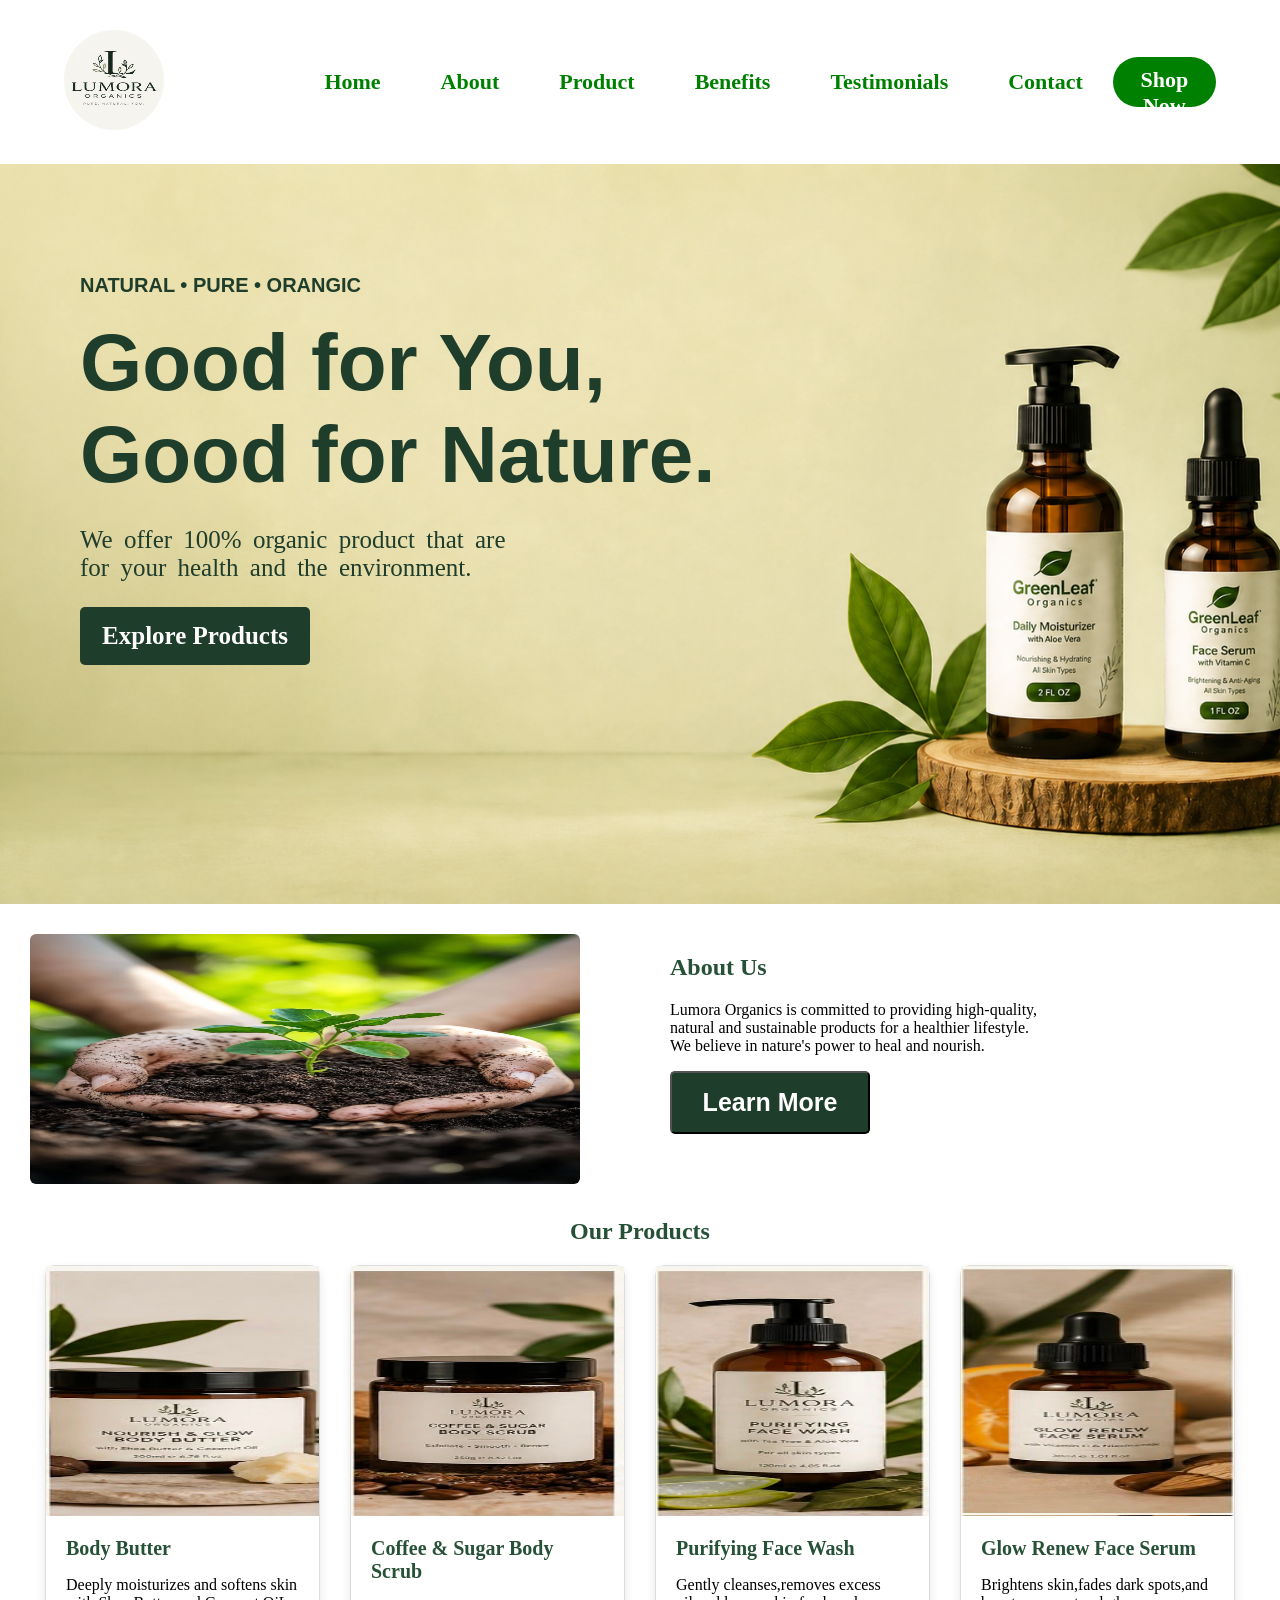
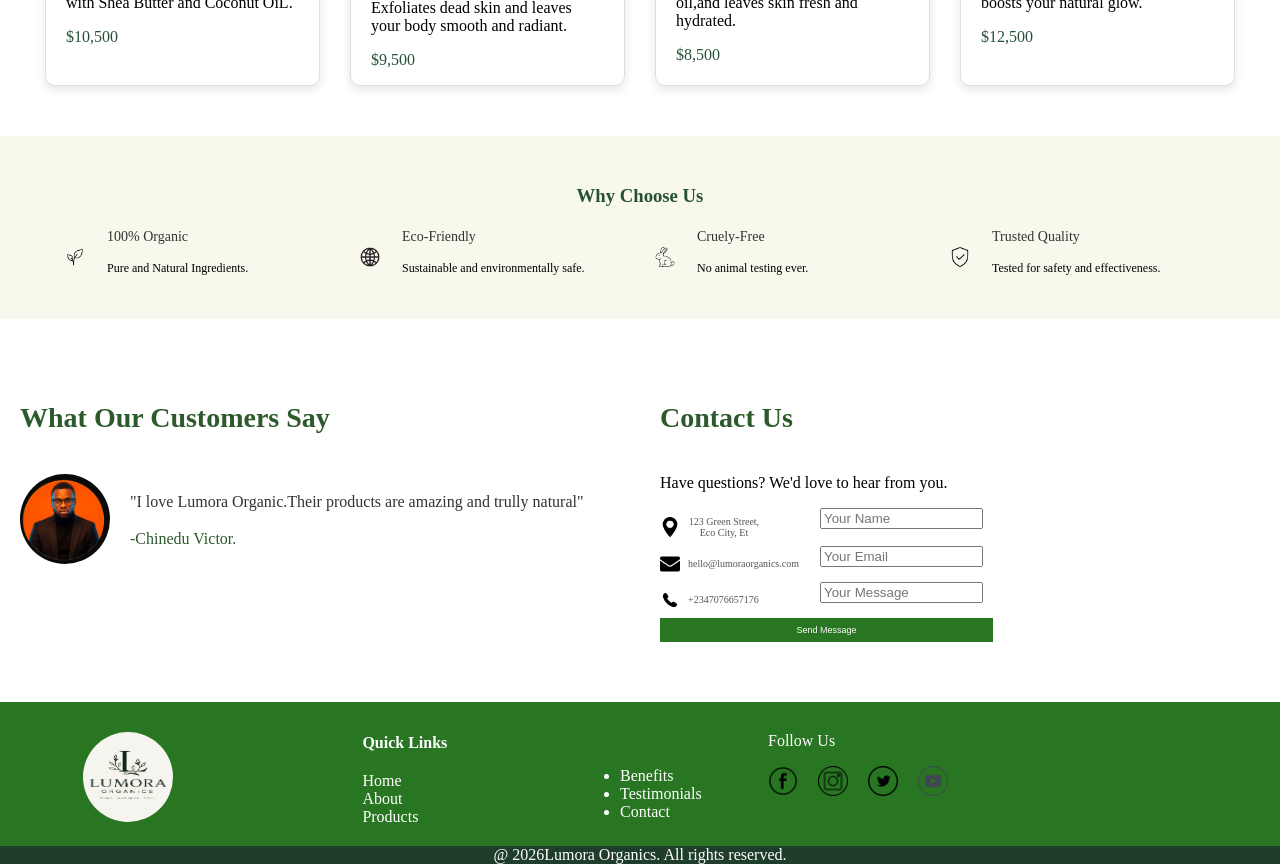
<file: index.html>
<!DOCTYPE html>
<html lang="en">
<head>
    <meta charset="UTF-8">
    <meta name="viewport" content="width=device-width, initial-scale=1.0">
    <title>Luora Site</title>
    <link rel="stylesheet" href="style.css">
</head>
<body>
    <section class="nav_bar">
        <div class="logo_div">
            <!-- logo space -->
            <a href="">
                <img src="icons/logo_image.jpeg" alt="">
            </a>
        </div>
        <div class="nav_links links_font">
            <!-- links appear hear  -->
             <ul class="links">
                <li><a href="index.html">Home</a></li>
                <li><a href="about.html">About</a></li>
                <li><a href="products.html">Product</a></li>
                <li><a href="#">Benefits</a></li>
                <li><a href="#">Testimonials</a></li>
                <li><a href="contact.html">Contact</a></li>
                
             </ul>
             <a href="#" class="shop_btn">Shop Now</a>
        </div>

    </section>

    <section class="hero_section">
        <div class="hero_container">
            <p class="natural_text green_text">NATURAL • PURE • ORANGIC</p>
            <h1 class="hero_header green_text">Good for You, <br> Good for Nature.</h1>
            <p class="hero_subtitle green_text">We offer 100% organic product that are <br> for your health and the environment.</p>
            <a href="#" class="explore_btn">Explore Products</a>
        </div>
    </section>

    <section class="about_section">
        <div class="image_container"> 
            <img class="about_image" src="icons/plant.jpeg">
        </div>
        <div class="about_container">
            <h1 class="about_heading">About Us</h1>
            <p>Lumora Organics is committed to providing high-quality,<br> natural and sustainable products for a healthier lifestyle.<br> We believe in nature's power to heal and nourish.</p>
            <button class="learn_btn">Learn More</button>
        </div>
    </section>

    <section class="products_section">
        <h1 class="products_heading">Our Products</h1>

        <div class="products_box">

            <div class="products_display">
                <img class="products_image" src="icons/body butter.jpeg">
                <div class="product_description">
                    <h2 class="products_name">Body Butter</h2>
                    <p>Deeply moisturizes and softens skin with Shea Butter and Coconut OiL.</p>
                    <p class="price">$10,500</p>
                </div>
            </div>

            <div class="products_display" ">
                <img class="products_image" src="icons/body scrub.jpeg">
                <div class="product_description">
                    <h2 class="products_name">Coffee & Sugar Body Scrub</h2>
                    <p>Exfoliates dead skin and leaves your body smooth and radiant.</p>
                    <p class="price">$9,500</p>
                </div>
                
            </div>

            <div class="products_display">
                <img class="products_image" src="icons/face wash.jpeg">
                <div class="product_description">
                    <h2 class="products_name">Purifying Face Wash</h2>
                    <p>Gently cleanses,removes excess oil,and leaves skin fresh and hydrated.</p>
                    <p class="price">$8,500</p>
                </div>
                
            </div>

            <div class="products_display">
                <img class="products_image" src="icons/face serum.jpeg">
                <div class="product_description">
                    <h2 class="products_name">Glow Renew Face Serum</h2>
                    <p>Brightens skin,fades dark spots,and boosts your natural glow.</p>
                    <p class="price">$12,500</p>
                </div>
            </div>
        </div>
    </section>

    <section class="choose_section">
        <h3 class="choose_heading">Why Choose Us</h3>
        <div class="choose_box">
            <div class="choose_display">
                <img class="choose_icon" src="icons/plant.png">
                <div>
                    <p class="choose_card">100% Organic</p>
                    <p>Pure and Natural Ingredients.</p>
                </div>
            </div>

            <div class="choose_display">
                <img class="choose_icon" src="icons/eco-friendly.png">
                <div>
                    <p class="choose_card">Eco-Friendly</p>
                    <p>Sustainable and environmentally safe.</p>
                </div>
            </div>

            <div class="choose_display">
                <img class="choose_icon" src="icons/rabbit.png">
                <div>
                    <p class="choose_card">Cruely-Free</p>
                    <p>No animal testing ever.</p>
                </div>
            </div>

            <div class="choose_display">
                <img class="choose_icon" src="icons/shield.png">
                <div>
                    <p class="choose_card">Trusted Quality</p>
                    <p>Tested for safety and effectiveness.</p>
                </div>
            </div>
        </div>
    </section>

    <section class="testimonials">
        <div class="reviews">
            <h2>What Our Customers Say</h2>
            <div class="testimonial_card">
                <img src="icons/victor.jpeg" class="testimonial_photo">
                <div class="testimonial_word">
                    <p class="testimonial_text">"I love Lumora Organic.Their products are amazing and trully natural"</p>
                    <p class="testimonial_name">-Chinedu Victor.</p>
                </div>
                
            </div>

        </div>
        <div class="contact">
            <div>
                <h2 class="contact_card">Contact Us</h2>
                <p>Have questions? We'd love to hear from you.</p>
            </div>
            <div class="contact_display">
                <div class="contact_info">
                    <img src="icons/maps-and-flags.png" class="contact_icons">
                    123 Green Street, Eco City, Et
                </div>
                <div class="contact_box">
                    <input class="contact border_class" type="text" placeholder="Your Name">
                </div>
            </div>

            <div class="contact_display">
                <div class="contact_info">
                    <img src="icons/email.png" class="contact_icons">
                    hello@lumoraorganics.com
                </div>
                <div class="contact_box">
                    <input class="contact border_class" type="text" placeholder="Your Email">
                </div>
            </div>

            <div class="contact_display">
                <div class="contact_info">
                    <img src="icons/phone.png" class="contact_icons">
                    +2347076657176
                </div>
                <div class="contact_box">
                    <input class="contact border_class" type="text" placeholder="Your Message">
                </div>
            </div>
            <button class="submit">Send Message</button>
        </div>
    </section>

    <section class="footer">
        <div class="footer_diagram">
            <img src="icons/logo_image.jpeg" class="footer_image">
        </div>

        <div class="footer_links">
            <div class="footer_quick">
                <ul class="footer_ul">
                    <li><p class="quick white_text">Quick Links</p></li>
                    <li>Home</li>
                    <li>About</li>
                    <li>Products</li>
                </ul>

                <ul class="benefits"> 
                    <li>Benefits</li>
                    <li>Testimonials</li>
                    <li>Contact</li>
                </ul>
            </div>
        </div>

        <div class="footer_socials">
            <p class="us white_text ">Follow Us</p>

            <div class="footer_icons">
                <img src="icons/facebook.png">
                <img src="icons/instagram (1).png">
                <img src="icons/twitter.png">
                <img src="icons/youtube.png">
            </div>
        </div>
    </section>

    <p class="ending">@ 2026Lumora Organics. All rights reserved.</p>
</body>
</html>
</file>
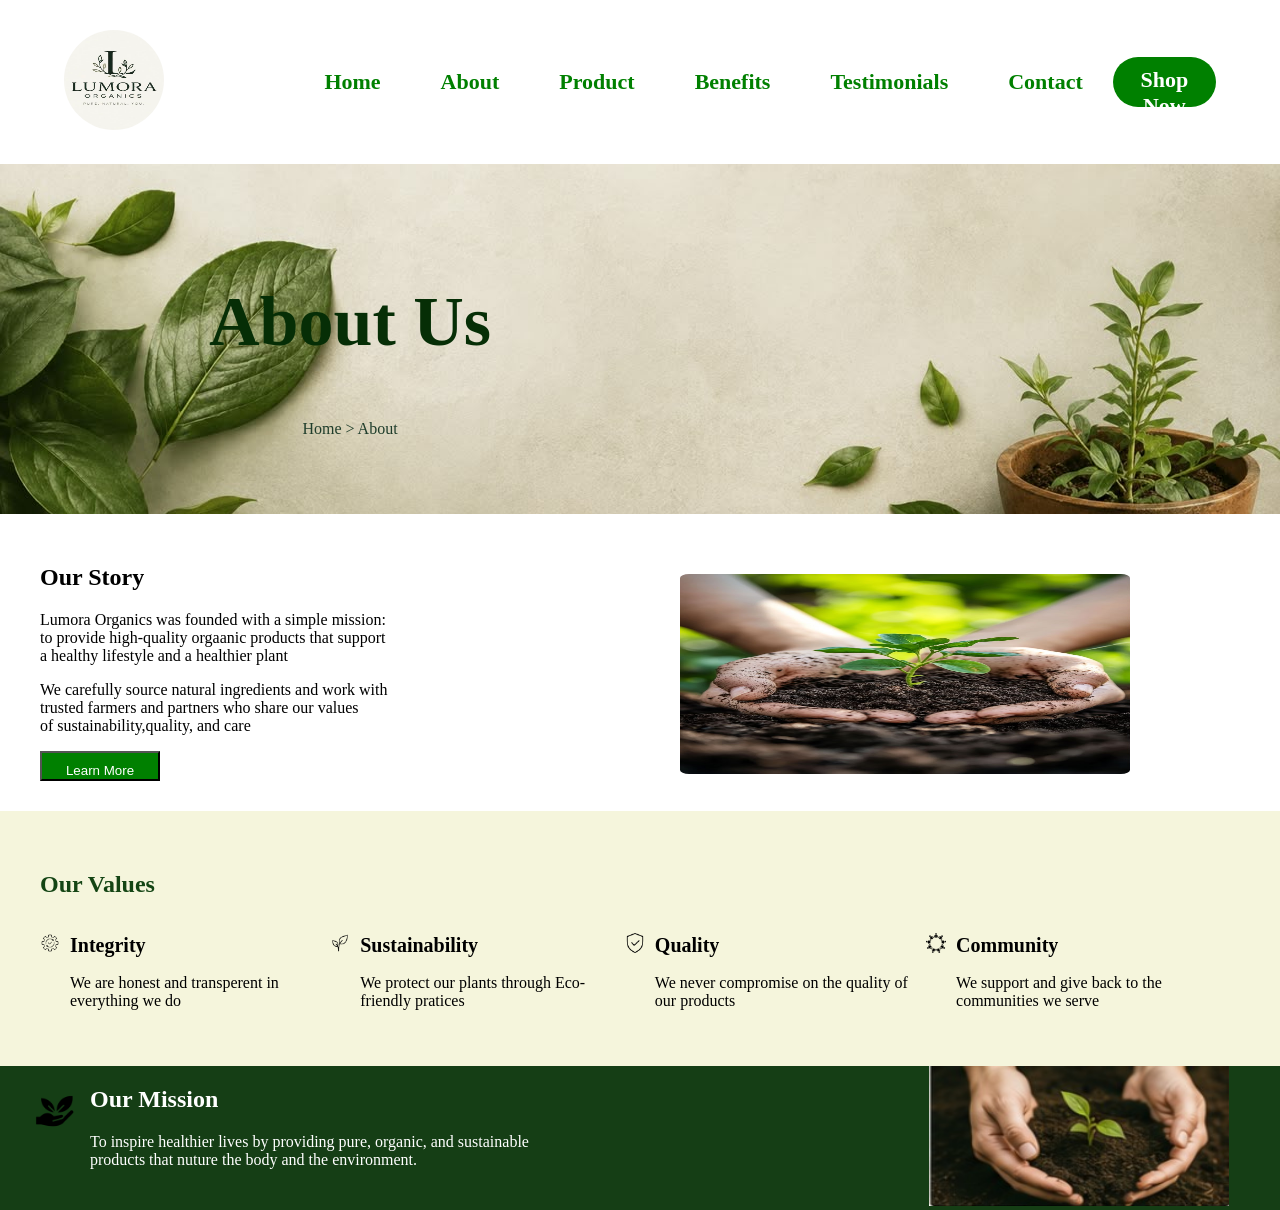
<file: about.html>
<!DOCTYPE html>
<html lang="en">
<head>
    <meta charset="UTF-8">
    <meta name="viewport" content="width=device-width, initial-scale=1.0">
    <title>Luora Site</title>
    <link rel="stylesheet" href="style.css">
</head>
<body>
    <section class="nav_bar">
        <div class="logo_div">
            <!-- logo space -->
            <a href="">
                <img src="icons/logo_image.jpeg" alt="">
            </a>
        </div>
        <div class="nav_links links_font">
            <!-- links appear hear  -->
             <ul class="links">
                <li><a href="index.html">Home</a></li>
                <li><a href="#">About</a></li>
                <li><a href="products.html">Product</a></li>
                <li><a href="#">Benefits</a></li>
                <li><a href="#">Testimonials</a></li>
                <li><a href="contact.html">Contact</a></li>
                
             </ul>
             <a href="#" class="shop_btn">Shop Now</a>
        </div>
    </section>

    <section class="about">
        <div class="about_container">
            <h1 class="about_header green_text">About Us</h1>
            <p class="about_subtitle green_text">Home > About</p>
        </div>
    </section>


    <section class="story">
        <div class="story_section">
            <h1>Our Story</h1>
            <p>Lumora Organics was founded with a simple mission:<br> to provide high-quality orgaanic products that support<br>a healthy lifestyle and a healthier plant</p>
            <p>We carefully source natural ingredients and work with<br>trusted farmers and partners who share our values<br> of sustainability,quality, and care</p>
            <button class="story_btn">Learn More</button>
        </div>
        <div class="story_img">
            <img src="icons/plant.jpeg">
        </div>
    </section>


    <section class="values">
        <h2 class="section_value">Our Values</h2>
        <div class="value_div">
            <div class="value_card">
                <div>
                    <img src="icons/system.png">
                </div>
                <div>
                    <h1>Integrity</h1>
                    <p>We are honest and transperent in everything we do</p>
                </div>
            </div>

            <div class="value_card">
                <div>
                    <img src="icons/plant.png">
                </div>
                <div>
                    <h1>Sustainability</h1>
                    <p>We protect our plants through Eco-friendly pratices</p>
                </div>
            </div>

            <div class="value_card">
                <div>
                    <img src="icons/shield.png">
                </div>
                <div>
                    <h1>Quality</h1>
                    <p>We never compromise on the quality of our products</p>
                </div>
            </div>

            <div class="value_card">
                <div>
                    <img src="icons/community.png">
                </div>
                <div>
                    <h1>Community</h1>
                    <p>We support and give back to the communities we serve</p>
                </div>
            </div>
        </div>
    </section>

    <section class="mission">
        <div class="front">
            <div>
                <img src="icons/planting.png">
            </div>
            <div class="mission_section">
                <h1>Our Mission</h1>
                <p class="white_text">To inspire healthier lives by providing pure, organic, and sustainable <br> products that nuture the body and the environment.</p>
            </div>            
        </div>
        <div class="miss">
            <img src="icons/hand.jpeg" class="mission_img">
        </div>
    </section>
</body>
</file>
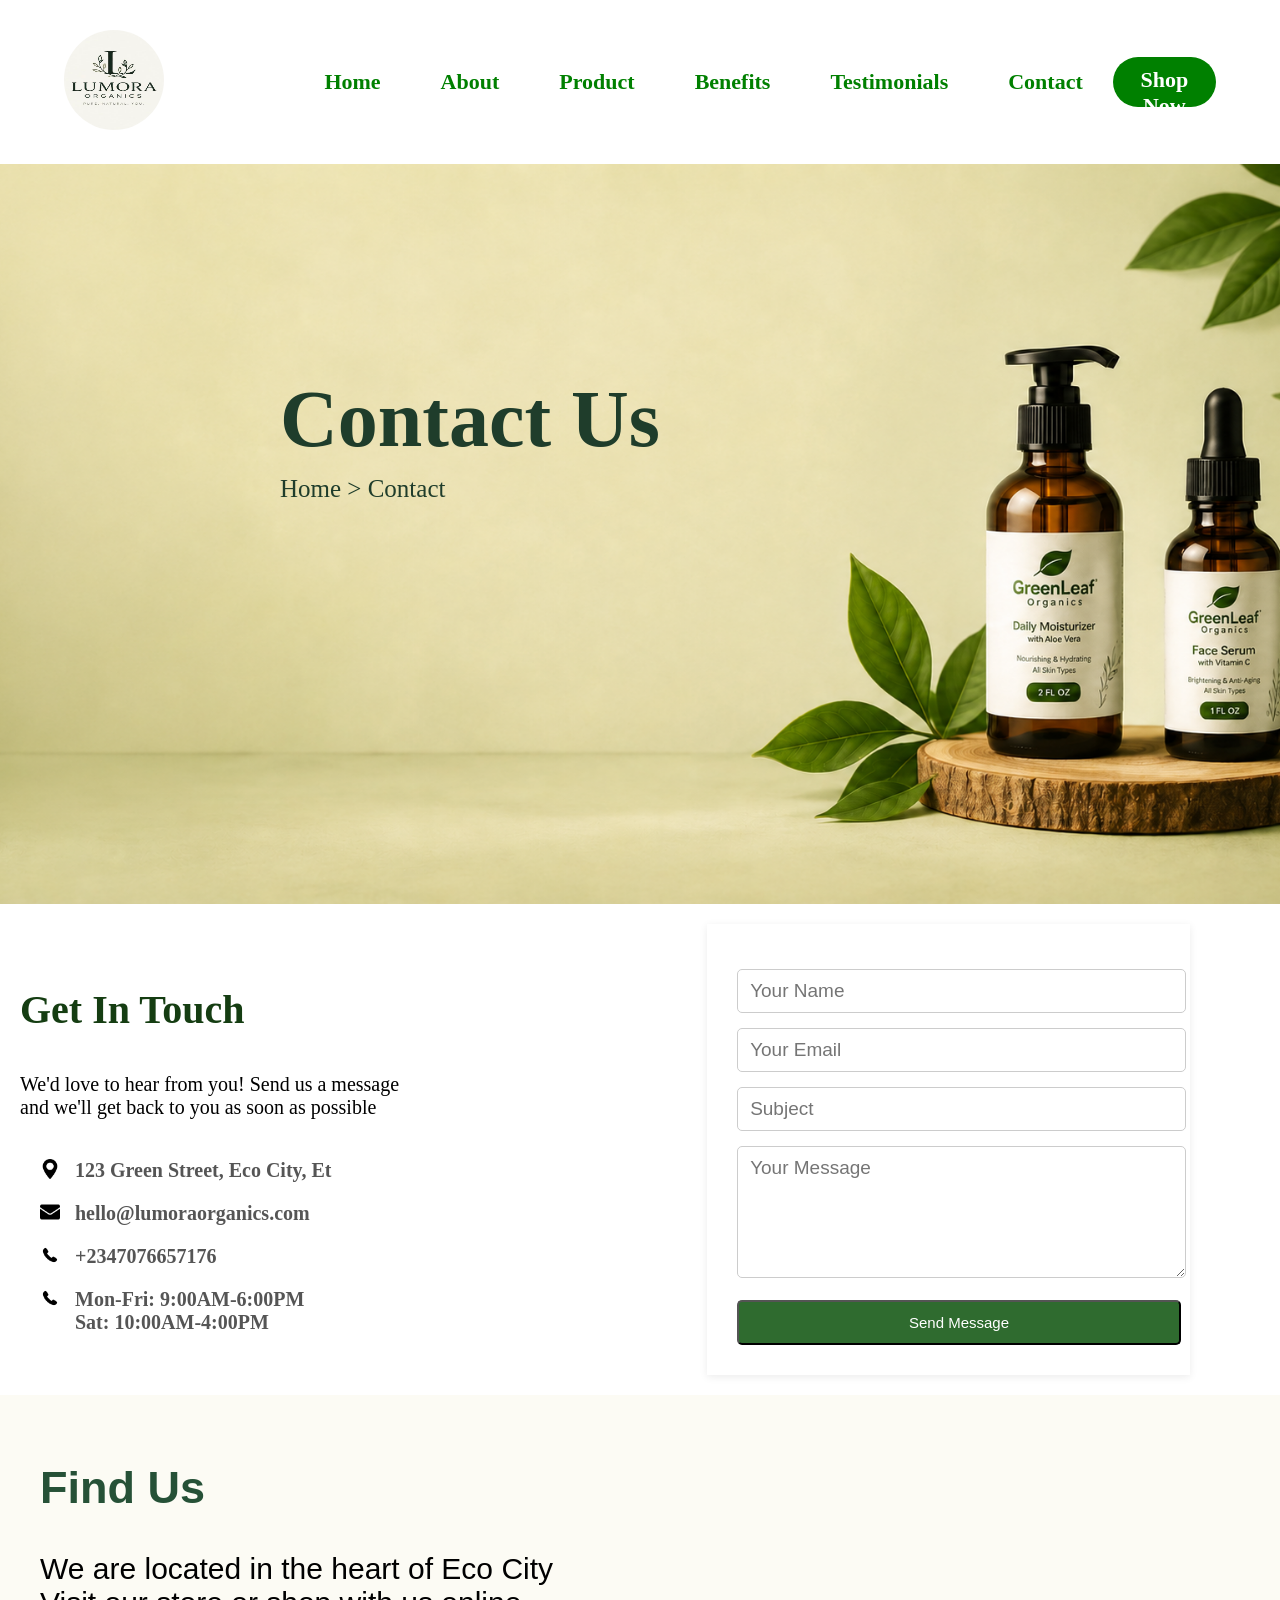
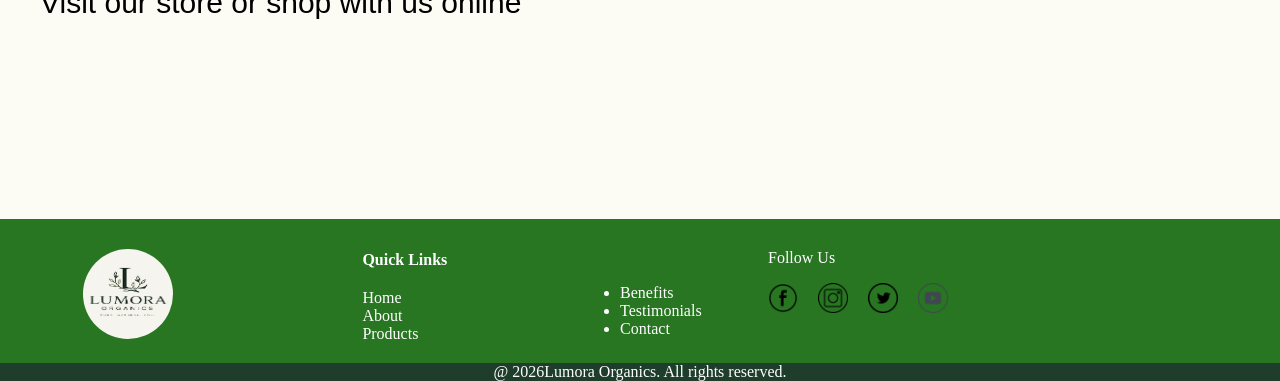
<file: contact.html>
<!DOCTYPE html>
<html lang="en">
<head>
    <meta charset="UTF-8">
    <meta name="viewport" content="width=device-width, initial-scale=1.0">
    <title>Luora Site</title>
    <link rel="stylesheet" href="style.css">
</head>
<body>
    <section class="nav_bar">
        <div class="logo_div">
            <!-- logo space -->
            <a href="">
                <img src="icons/logo_image.jpeg" alt="">
            </a>
        </div>
        <div class="nav_links links_font">
            <!-- links appear hear  -->
             <ul class="links">
                <li><a href="index.html">Home</a></li>
                <li><a href="about.html">About</a></li>
                <li><a href="product.html">Product</a></li>
                <li><a href="#">Benefits</a></li>
                <li><a href="#">Testimonials</a></li>
                <li><a href="#">Contact</a></li>
                
             </ul>
             <a href="#" class="shop_btn">Shop Now</a>
        </div>
    </section>

    <section class="hero_section">
        <div class="products_container">
            <h1 class="products_header green_text">Contact Us</h1>
            <p class="products_subtitle green_text">Home > Contact</p>
        </div>
    </section>

    <section class="contact_section">
        <div class="contact_info">
            <div class="in_touch">
                <h3>Get In Touch</h3>
                <p>We'd love to hear from you! Send us a message<br>and we'll get back to you as soon as possible</p>

                <div class="contact_message_box">
                    <div class="contact_infos">
                        <img src="icons/maps-and-flags.png" class="contact_icons">
                        <div class="contact_text">123 Green Street, Eco City, Et</div>
                    </div>

                    <div class="contact_infos">
                        <img src="icons/email.png" class="contact_icons">
                        <div class="contact_text"> hello@lumoraorganics.com</div>
                    </div>

                    <div class="contact_infos">
                        <img src="icons/phone.png" class="contact_icons">
                        <div class="contact_text">+2347076657176</div>
                    </div>

                    <div class="contact_infos">
                        <img src="icons/phone.png" class="contact_icons">
                        <div class="contact_text">Mon-Fri: 9:00AM-6:00PM <br> Sat: 10:00AM-4:00PM</div>
                    </div>
                </div>
            </div>
            
            <div class="contact-form">
                <form action="#" method="POST">
                    <label for="name"></label>
                    <input type="text" id="name" name="name" placeholder="Your Name" required>

                    <label for="email"></label>
                    <input type="email" id="email" name="email" placeholder="Your Email" required>

                    <label for="subject"></label>
                    <input type="text" id="subject" name="subject" placeholder="Subject">

                    <label for="message"></label>
                    <textarea id="message" name="message" rows="5" placeholder="Your Message" required></textarea>

                    <button type="submit" class="send-btns">Send Message</button>
                </form>
            </div>
            
        </div>

    </section>


    <section class="find_us">
        <div class="location">
            <h2>Find Us</h2>
            <p>We are located in the heart of Eco City <br> Visit our store or shop with us online</p>
        </div>
        <div>
            <iframe src="https://www.google.com/maps/embed?pb=!1m14!1m12!1m3!1d31524.358805765347!2d7.4922416!3d9.0139597!2m3!1f0!2f0!3f0!3m2!1i1024!2i768!4f13.1!5e0!3m2!1sen!2sng!4v1787836548328!5m2!1sen!2sng" width="600" height="450" style="border:0;" allowfullscreen="" loading="lazy" referrerpolicy="strict-origin-when-cross-origin"></iframe>
        </div>
    </section>

    <section class="footer">
        <div class="footer_diagram">
            <img src="icons/logo_image.jpeg" class="footer_image">
        </div>

        <div class="footer_links">
            <div class="footer_quick">
                <ul class="footer_ul">
                    <li><p class="quick white_text">Quick Links</p></li>
                    <li>Home</li>
                    <li>About</li>
                    <li>Products</li>
                </ul>

                <ul class="benefits"> 
                    <li>Benefits</li>
                    <li>Testimonials</li>
                    <li>Contact</li>
                </ul>
            </div>
        </div>

        <div class="footer_socials">
            <p class="us white_text ">Follow Us</p>

            <div class="footer_icons">
                <img src="icons/facebook.png">
                <img src="icons/instagram (1).png">
                <img src="icons/twitter.png">
                <img src="icons/youtube.png">
            </div>
        </div>
    </section>

    <p class="ending">@ 2026Lumora Organics. All rights reserved.</p>
</body>
</file>
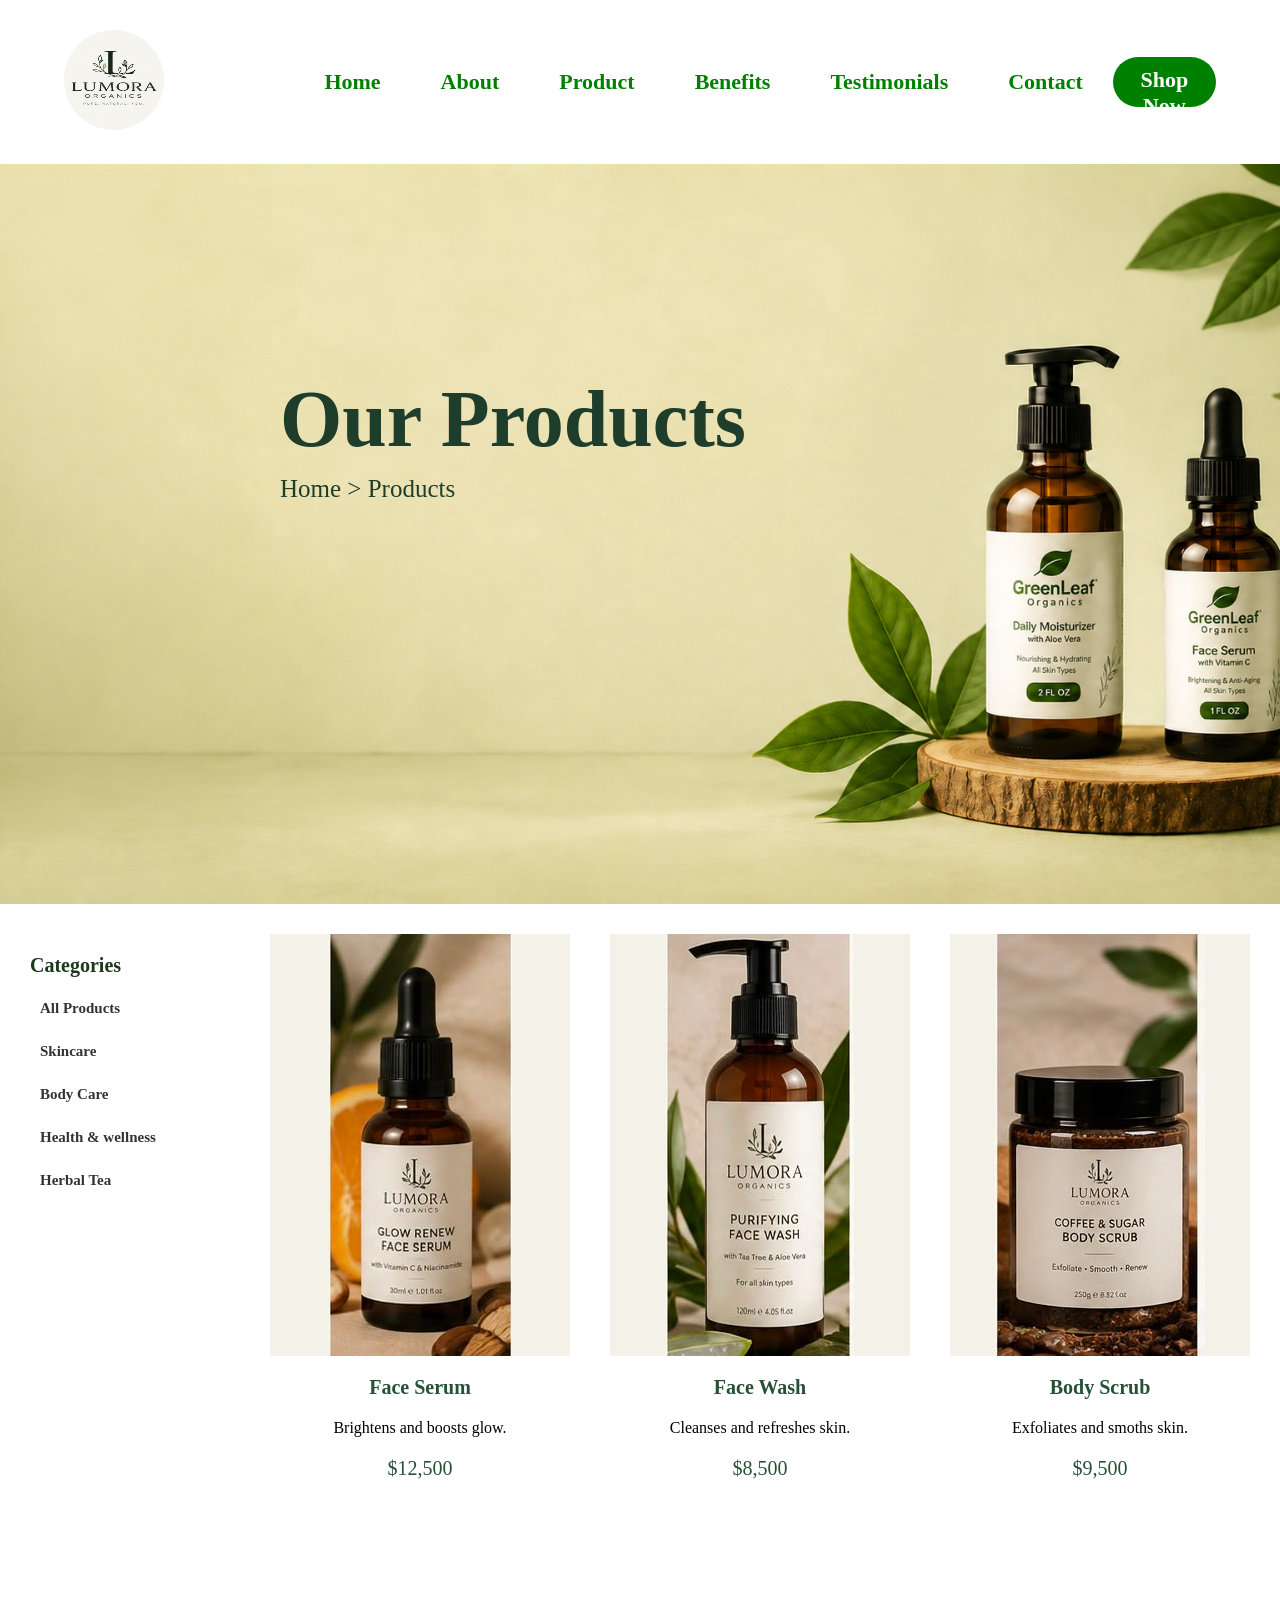
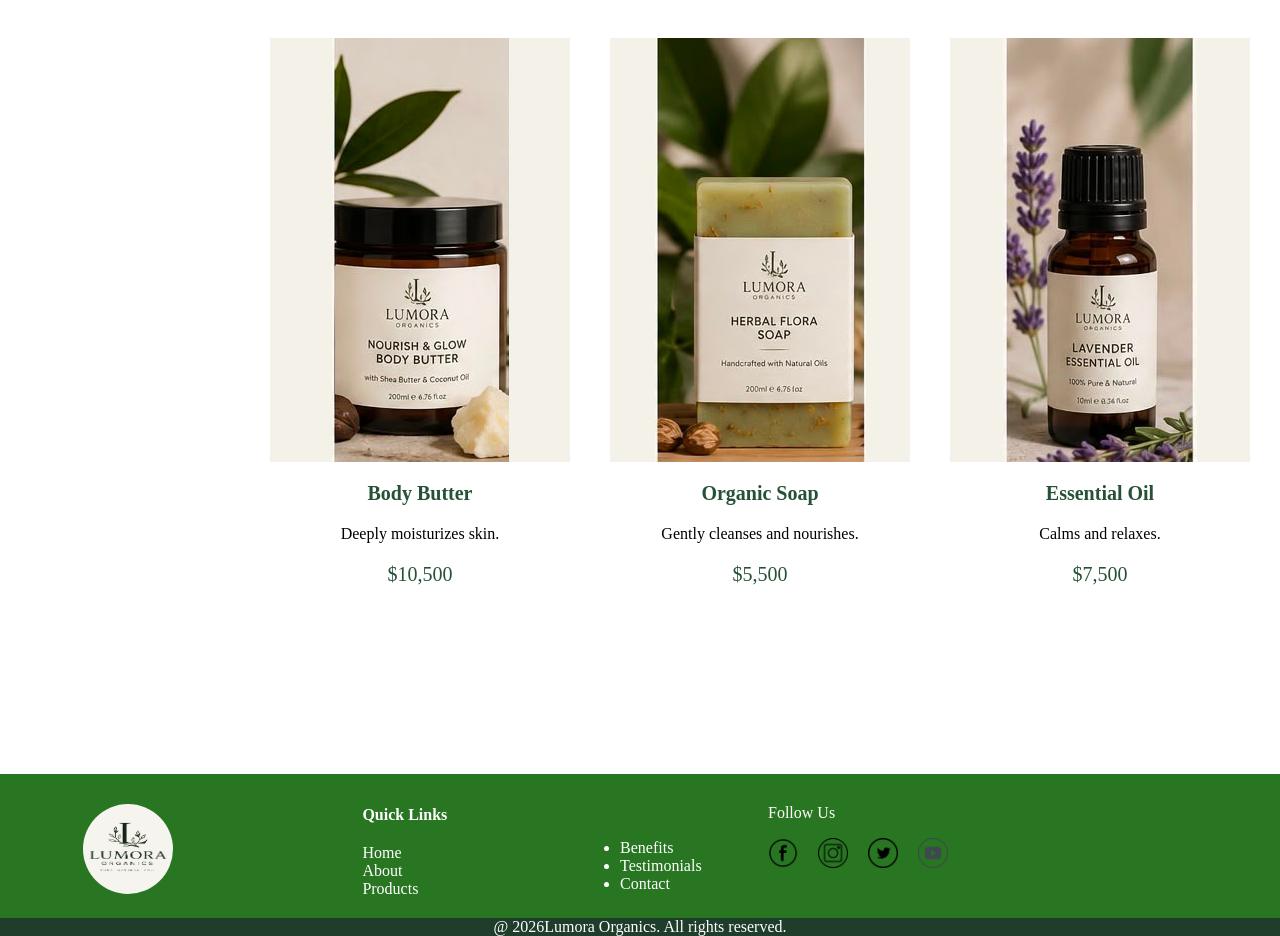
<file: products.html>
<!DOCTYPE html>
<html lang="en">
<head>
    <meta charset="UTF-8">
    <meta name="viewport" content="width=device-width, initial-scale=1.0">
    <title>Luora Site</title>
    <link rel="stylesheet" href="style.css">
</head>
<body>
    <section class="nav_bar">
        <div class="logo_div">
            <!-- logo space -->
            <a href="">
                <img src="icons/logo_image.jpeg" alt="">
            </a>
        </div>
        <div class="nav_links links_font">
            <!-- links appear hear  -->
             <ul class="links">
                <li><a href="index.html">Home</a></li>
                <li><a href="about.html">About</a></li>
                <li><a href="#">Product</a></li>
                <li><a href="#">Benefits</a></li>
                <li><a href="#">Testimonials</a></li>
                <li><a href="contact.html">Contact</a></li>
                
             </ul>
             <a href="#" class="shop_btn">Shop Now</a>
        </div>

    </section>


    <section class="hero_section">
        <div class="products_container">
            <h1 class="products_header green_text">Our Products</h1>
            <p class="products_subtitle green_text">Home > Products</p>
        </div>
    </section>

    <section class="products_section">
        <div class="products">
           
            <div class="up">
                <div class="products_list">
                    <h3 class="categories_title">Categories</h3>
                    <ul class="category_list">
                        <li><a href="#" class="category_link all">All Products</a></li>
                        <li><a href="#" class="category_link">Skincare</a></li>
                        <li><a href="#" class="category_link">Body Care</a></li>
                        <li><a href="#" class="category_link">Health & wellness</a></li>
                        <li><a href="#" class="category_link">Herbal Tea</a></li>
                    </ul>
                </div>

                <div class="products_images">
                    <div class="products_div">
                        <!-- first product -->
                        <div class="product_details">
                            <div class="image">
                                <img  src="icons/face serum.jpeg">
                            </div>
                            <h3 class="name"> Face Serum</h3>
                            <p>Brightens and boosts glow.</p>
                            <p class="product_price"> $12,500</p>
                        </div>

                        <!-- second product -->
                        <div class="product_details">
                            <div class="image">
                                <img src="icons/face wash.jpeg">
                            </div>
                            <h3 class="name"> Face Wash</h3>
                            <p>Cleanses and refreshes skin.</p>
                            <p class="product_price"> $8,500</p>
                        </div>

                        <!-- third product -->
                        <div class="product_details">
                            <div class="image">
                                <img src="icons/body scrub.jpeg">
                            </div>
                            <h3 class="name">Body Scrub</h3>
                            <p>Exfoliates and smoths skin.</p>
                            <p class="product_price"> $9,500</p>
                        </div>
                    </div>

                    <div class="products_div">
                        <!-- fourth product -->
                        <div class="product_details">
                            <div class="image">
                                <img src="icons/body butter.jpeg">
                            </div>
                            <h3 class="name"> Body Butter</h3>
                            <p>Deeply moisturizes skin.</p>
                            <p class="product_price"> $10,500</p>
                        </div>
                    
                        <!-- fifth product -->
                        <div class="product_details">
                            <div class="image">
                                <img src="icons/herbal soap.jpeg">
                            </div>
                            <h3 class="name"> Organic Soap </h3>
                            <p>Gently cleanses and nourishes.</p>
                            <p class="product_price"> $5,500</p>
                        </div>

                        <!-- sixth product -->
                        <div class="product_details">
                            <div class="image">
                                <img src="icons/essential oil.jpeg">
                            </div>
                            <h3 class="name"> Essential Oil </h3>
                            <p>Calms and relaxes.</p>
                            <p class="product_price"> $7,500</p>
                        </div>
                    </div>
                </div>   
            </div>
        </div>
    </section>


    <section class="footer">
        <div class="footer_diagram">
            <img src="icons/logo_image.jpeg" class="footer_image">
        </div>

        <div class="footer_links">
            <div class="footer_quick">
                <ul class="footer_ul">
                    <li><p class="quick white_text">Quick Links</p></li>
                    <li>Home</li>
                    <li>About</li>
                    <li>Products</li>
                </ul>

                <ul class="benefits"> 
                    <li>Benefits</li>
                    <li>Testimonials</li>
                    <li>Contact</li>
                </ul>
            </div>
        </div>

        <div class="footer_socials">
            <p class="us white_text">Follow Us</p>

            <div class="footer_icons">
                <img src="icons/facebook.png">
                <img src="icons/instagram (1).png">
                <img src="icons/twitter.png">
                <img src="icons/youtube.png">
            </div>
        </div>
    </section>

    <p class="ending">@ 2026Lumora Organics. All rights reserved.</p>


</body>
</file>
<file: style.css>
body {
    margin: 0;
    padding: 0;
}

a {
    
    text-decoration: none;
}

.nav_bar {
    width: 90%;
    margin: 30px auto;
    display: flex;
}

.logo_div {
    background-color: transparent;
    margin: auto;
    width: 20%;
}

.logo_div img {
    border-radius: 50%;
    width: 100px;
    height: 100px;
    
}


.nav_links {
    display: flex;
    width: 80%;
}

.links {
    display: flex;
    list-style: none;
    padding: 0 20px;
    gap: 40px;
}

.links_font  {
    font-size: 22px;
    font-weight: bold;
}

.links li {
    margin: auto 10px;
}

.links li a {
    color: green;
}

.shop_btn {
    background: green;
    height: 30px;
    width: 120px;
    padding: 10px;
    color: white;
    border-radius: 25px;
    text-align: center;
    margin: auto;
}


/* hero section starts here  */
.hero_section {
    width: 100%;
    margin: 0;
    padding: 10px;
    height: 80vh;
    background-image: url(icons/background_image.png);
    background-size: cover;       /* Fills the entire div */
    background-position: center;  /* Centers the image to avoid awkward cropping */
}

.hero_container {
    align-items: center;
    padding-top: 80px;
    margin-left: 70px;
}

.natural_text {
    font-size: 20px;
    font-weight: bold;
    font-family:'Gill Sans', 'Gill Sans MT', Calibri, 'Trebuchet MS', sans-serif;
}

.hero_header {
    font-size: 80px;
    font-weight: bold;
    font-family:'Gill Sans', 'Gill Sans MT', Calibri, 'Trebuchet MS', sans-serif;
    margin-top: 20px;
    margin-bottom: 20px;
}

.hero_subtitle {
    font-size: 25px;
    font-weight:500;
    font-family: 'Times New Roman', Times, serif;
    word-spacing: 5px;
}

.explore_btn {
    font-size: 25px;
    color: white;
    font-weight: bold;
    background-color: #1f3d2b;
    align-items: center;
    border-radius: 5px;
    display: block;
    width: 200px;
    padding: 15px;
    text-align: center;

}

.green_text {
    color: #1f3d2b;
}

.about_section{
    display: flex;
    width: 100%;
    margin:30px;
}

.image_container{
    width: 50%;
}


.about_image{
    width: 550px;
    height: 250px;
    border-radius: 6px;
    border-top: 20px;

}

.about_container{
    width: 50%;
    font-family: 'Times New Roman', Times, serif;
}


.about_heading{
    color:#265137;
    font-family: 'Times New Roman', Times, serif;
}

.learn_btn{
    font-size: 25px;
    color: white;
    font-weight: bold;
    background-color: #1f3d2b;
    align-items: center;
    border-radius: 5px;
    display: block;
    width: 200px;
    padding: 15px;
    text-align: center;
}

.products_section{
    margin: 30px;
}

.products_heading{
    text-align: center;
    display: block;
    color: #265137;
}

.products_box{
    display: flex;
}

.products_display{
    width: 25%;
    border: 1px solid #ddd;
    border-radius: 10px;
    box-shadow: 0 4px 10px rgba(0, 0, 0, 0.1);
    margin-right: 15px;
    margin-left: 15px;
    margin-bottom: 20px;
    align-items: center;
}

.products_image{
    width: 100%;
    height: 250px;
}

.product_description{
    padding: 0 20px;
}


.products_name{
    color: #265137;
    font-size: 20px;
    font-weight: bold;
    font-family: 'Times New Roman', Times, serif;
}

.price{
    color: #265137;
}

.choose_section{
    padding: 30px 50px;
    background-color: #f8f8ed;
}

.choose_heading{
    text-align: center;
    color: #265137;
}

.choose_box{
    display: flex;
}


.choose_display{
    display: grid;
    grid-template-columns: 45px 1fr;
    column-gap: 12px;
    align-items: center;
    flex: 1;
    font-size: 12px;
    color: #666;
    line-height: 1.5;
}

.choose_icon{
    width: 50px;
    height: 20px;
    object-fit: contain;
    grid-row: span 2;
}

.choose_card{
    margin: 0;
    font-size: 14px;
    color: #333;
}

.testimonials{
    width: 100%;
    display: flex;
    padding: 60px 20px;
    text-align: left;
}

.reviews{
    width: 50%;

}


.testimonials h2{
    color: #2d5a2d;
    font-size: 28px;
    margin-bottom: 40px;
}

.testimonial_card{
    display: flex;
    align-items: center;
    gap: 20px;
}

.testimonial_photo{
    width: 90px;
    height: 90px;
    border-radius: 50%;
    object-fit: cover;
}

.testimonial_word{
    display: block;
}

.testimonial_text{
    color:#333;
    font-size: 16px;
    line-height: 1.5;
    margin-bottom: 10px;
}

.testimonial_name{
    color: #2d5a2d;
}

.contact{
    width: 50%;
}

.contact_card{
    color: #2d5a2d;
    font-size: 28px;
    margin-bottom: 40px;
}

.contact_display{
    display: grid;
    text-align: center;
    gap: 60px;
    grid-template-columns: 100px 1fr;

}

.contact_info{
    font-size: 10px;
    color: #555;
    margin: 8px 0;
    align-items: center;
    gap: 8px;
    display: flex;
}

.contact_icons{
    width: 20px;
    height: 20px;
    color: #265137;
}

.contact_message{
    width: 50%;
}

.contact_box{
    width:310px;
    height:30px;
    display:flex;
    align-items:first baseline;
}


.input{
    height: 100px;
}

.submit{
    width: 52%;
    padding: 7px;
    border: none;
    background-color: #287522;
    color: white;
    font-size: 9px;
    cursor: pointer;
}

.us {
   margin-top: 30px;
}
.footer{
    background-color: #287522;
    color: white;
    width:100%;
    display: flex;
    justify-content: space-around;
}

.footer_diagram{
    width: 20%;
    text-align: center;
}

.footer_image{
    width:90px;
    height: 90px;
    border-radius: 50%;
    margin-top: 30px;
}

.footer_quick{
    display: flex;
    justify-content: space-around;
}


.footer_links{
    width: 40%;
}

.quick{
    font-weight: bold;
    margin-bottom: 20px;
}

.benefits{
    margin-top: 65px;
}


.footer_ul{
    list-style: none;
    margin-bottom: 20px;
}

.footer_icons{
    display: flex;
    width: 30px;
    height: 30px;
    border-radius: 50%;
    gap: 20px;
}

.footer_socials{
    width: 40%;
    align-items: center;
}

.ending{
    background-color: #1f3d2b;
    color: white;
    text-align: center;
    margin:0;
}

/* ABOUT PAGE STARTS HERE */
body {
    margin: 0;
    padding: 0;
    box-sizing: border-box;
}

a {
    
    text-decoration: none;
}

.nav_bar {
    width: 90%;
    margin: 30px auto;
    display: flex;
}

.logo_div {
    background-color: transparent;
    margin: auto;
    width: 20%;
}

.logo_div img {
    border-radius: 50%;
    width: 100px;
    height: 100px;
    
}


.nav_links {
    display: flex;
    width: 80%;
}

.links {
    display: flex;
    list-style: none;
    padding: 0 20px;
    gap: 40px;
}

.links_font  {
    font-size: 22px;
    font-weight: bold;
}

.links li {
    margin: auto 10px;
}

.links li a {
    color: green;
}

.shop_btn {
    background: green;
    height: 30px;
    width: 120px;
    padding: 10px;
    color: white;
    border-radius: 25px;
    text-align: center;
    margin: auto;
}

/*about sections start here*/
.about{
    background-image: url(icons/about\ background.jpeg);
    background-size: cover;       /* Fills the entire div */
    background-position: center;  /* Centers the image to avoid awkward cropping */
    text-align: center;
    position: relative;
    padding: 60px 60px;
    min-height: 220px;
}

.story {
    display: flex;
    width: 100%;
    text-align: justify;
    padding: 30px 40px;

}

.story_section {
    width: 50%;
}

.story_img {
    width: 50%;
}

.story_img img {
    width: 450px;
    height: 200px;
    border-radius: 2%;
    margin-top: 30px;
}

.about_header{
    font-size: 70px;
    color: rgb(6, 46, 6);
}

p{
    color: black;
}

.story_btn{
    background: green;
    height: 30px;
    width: 120px;
    padding: 10px;
    color: white;
    text-align: center;
    margin: auto;
}

.values{
    background-color: beige;
    padding:40px;
}

.section_value{
    color: rgb(20, 69, 20);
}

.value_div{
    display: flex;
}


.value_card{
    display: flex;
    gap: 10px;
}

.value_card h1{
    font-size: 20px;
    font-weight: bold;
}

.value_card img{
    width: 20px;
    height: 20px;
    padding-top: 15px;
}

.mission{
    color: white;
    background-color: rgb(21, 62, 21);
    padding-left: 30px;
    display: flex;
    gap: 400px;
}

.front{
    display: flex;
    gap: 10px;
}

.mission img{
    width: 50px;
    height: 50px;
    padding-top: 20px;
    align-items: end;}

.miss img {
    width: 300px;
    height: 140px; 
    padding: 0; 
}

.mission_section {
    color: #ffffff;
}

.white_text {
    color: #ffffff;
}





/*PRODUCTS PAGE STARTS HERE */

.products_container{
    margin-left: 270px;
    margin-top: 200px;
}
.products_header{
    font-size: 80px;
    font-weight: bold;
    margin-bottom: 10px;
}

.products_subtitle{
    font-size: 25px;
    margin-top: 10px;
}

.products_section {
    margin: 30px;
    flex-direction: column;
}

.categories_title {
    font-size: 20px;
    font-weight: bold;
    color: #1b3a1b;
    margin-bottom: 15px;
}

.category_list {
    list-style: none;
    padding: 0;
    margin: 0;
}

.category_list li {
    margin-bottom: 10px;
}

.category_link {
    display: block;
    color: #333333;
    font-size: 15px;
    padding: 8px 10px;
    border-radius: 5px;
}

.category_link .all {
    background-color: #2fb22f;
    color: #ffffff;
    font-weight: bold;

}

.category_link:hover {
 background-color: #1f3d2b;
 color:  #3cac3c;
}

.products{
    display: grid;
    gap: 20px;
}

.products_list{
    list-style: none;
    color: #327b4f;
    font-weight: bold;
    width: 20%;
}

.up{
    display: flex;

}

.product_images{
    display: grid;
    gap: 40px;

}

.products_div{
    display: flex;
    gap: 40px;
    width: 40%;
    text-align: center;
}

.products_details{
    width: 50%;
    border: 2px solid black;
    border-radius: 20%;
    box-shadow: 0 4px 10px rgba(0, 0, 0, 0.1);
    margin-right: 15px;
    margin-left: 15px;
    margin-bottom: 20px;
    align-items: center;

}

.products_details:hover {
    box-shadow: 0 8px 20px rgba(45, 90, 39, 0.12);
    transform: translateY(-3px);
}


.image{
    width: 300px;
    height: 60%;
    background-color: #f3f1e8;
    display: flex;
    align-items: center;
    justify-content: center;
    overflow: hidden;
}

 
image img {
    width: 100%;
    height: 100%;
    object-fit: contain;
    padding: 16px;
}

.product_info{
    padding: 16px;
}

.product_info h3{
    font-size: 15px;
    color: #265137;
    margin-bottom: 6px;
}


.name{
    color: #265137;
    font-size: 20px;
    font-weight: bold;
    font-family: 'Times New Roman', Times, serif;
}

.product_price{
    font-size: 20px;
    color: #265137;
}

.second_section{
    display: flex;
    
}






/*contact us section starts here*/

.contact_section{
    margin: 20px;
}

.contact_infos{
    display: flex;
    margin: 20px;
    gap: 15px;
}


.contact_message_box{
    margin-top: 40px;
}

.contact_text{
    font-size: 20px;
    font-weight: bold;
}


.in_touch h3{
    font-size: 40px;
    font-weight: bold;
    color: #153d12;
}

.in_touch p{
    font-size: 20px;
}

.contact_message{
    margin:50px;
}

.find_us {
    display: flex;
    justify-content: space-between;
    background-color: #FCFBF4;

}

.contacts{
    height: 50px;
}

.contact_boxes{
    height: 90px;
}

.border_classes{
    height: 80px;

}

.placeholder{
    font-size: 10px;

}

iframe{
    width: 600px;
    height: 400px;
    margin-top: 0;
    margin-bottom: 20px;
    margin-right: 50px;
}

.location {
    margin-top: 30px;
    margin-left: 40px;
    font-family: Arial, Helvetica, sans-serif;
    font-size: 30px;
    color: #265137;

}



.contact-form {
    background-color: #ffffff;
    padding: 30px;
    box-shadow: 0 2px 8px rgba(0, 0, 0, 0.08);
    margin-left: 300px;
}

.contact-form label {
    display: block;
    margin-bottom: 6px;
    margin-top: 15px;
}


.contact-form input,
.contact-form textarea {
    width: 100%;
    padding: 10px 12px;
    border: 1px solid #cccccc;
    border-radius: 5px;
    font-size: 19px;
    font-family:sans-serif;
}


.send-btns {
    width: 105%;
    margin-top: 20px;
    background-color: #2f6b2f;
    color: #ffffff;
    padding: 12px 25px;
    border-radius: 5px;
    font-size: 15px;
}

.send-btn:hover {
    background-color: #1b3a1b;
}



@media (max-width:768px){
    .contact-info{
        flex-direction: column;
        align-items: center;
    }

    .footer-columns{
        flex-direction: column;
        text-align: center;
    }

    .img{
        max-width: 100%;
        height: auto;
    }
}
</file>
